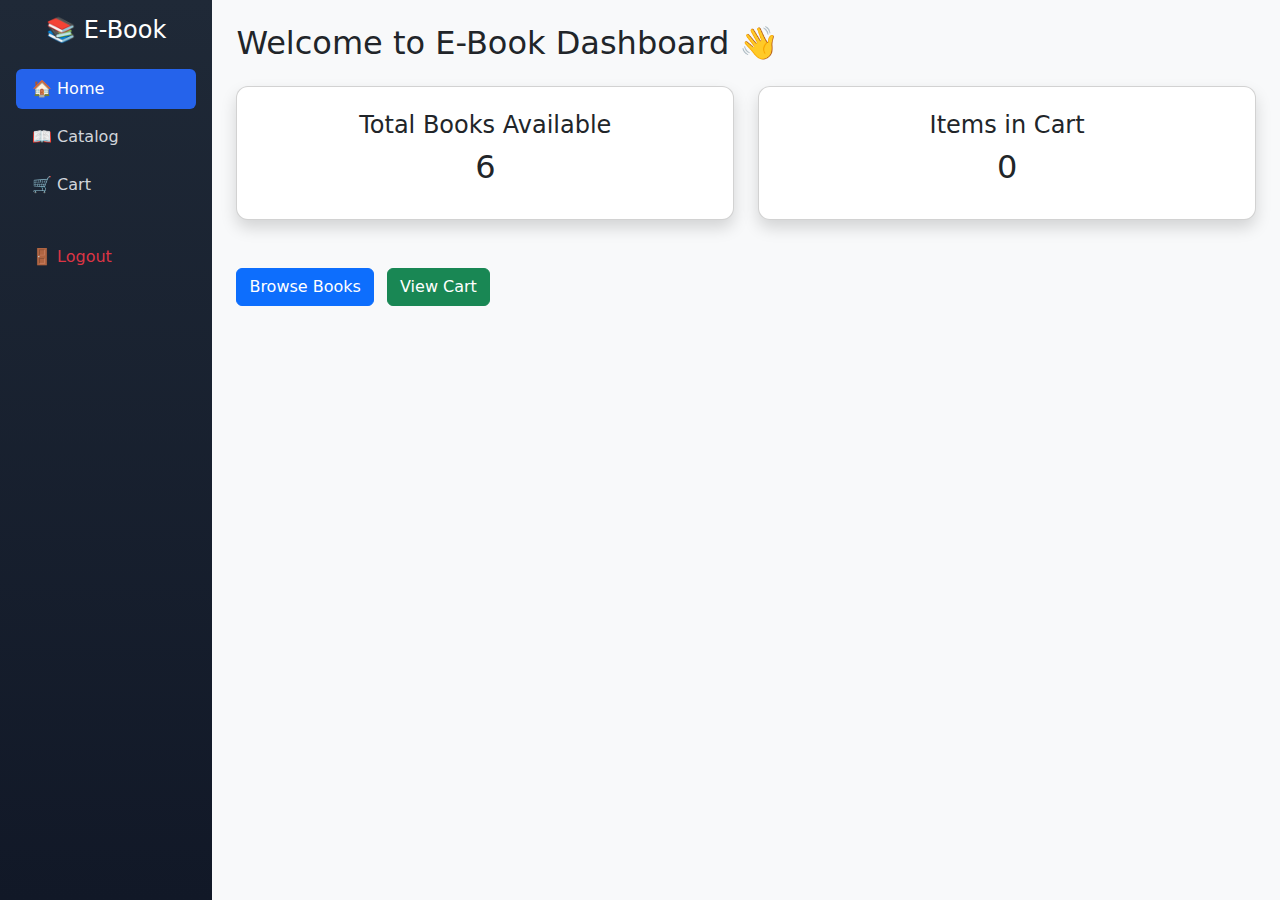
<file: index.html>
<!DOCTYPE html>
<html>
<head>
    <title>Home - E-Book Dashboard</title>
    <meta name="viewport" content="width=device-width, initial-scale=1">

    <link href="https://cdn.jsdelivr.net/npm/bootstrap@5.3.2/dist/css/bootstrap.min.css" rel="stylesheet">

    <style>
        body {
            background-color: #f8f9fa;
        }

        .sidebar {
            background: linear-gradient(180deg, #1f2937, #111827);
            width: 250px;
        }

        .sidebar .nav-link {
            color: #d1d5db;
            font-weight: 500;
        }

        .sidebar .nav-link:hover {
            background-color: rgba(255,255,255,0.1);
            color: white;
            border-radius: 6px;
            transition: 0.3s;
        }

        .sidebar .nav-link.active {
            background-color: #2563eb;
            color: white;
            border-radius: 6px;
        }

        .card {
            border-radius: 12px;
        }
    </style>
</head>

<body>

<div class="d-flex">

    <!-- Sidebar -->
    <div class="sidebar text-white p-3 vh-100 d-none d-md-block">
        <h4 class="text-center mb-4">📚 E-Book</h4>

        <ul class="nav flex-column">
            <li class="nav-item mb-2">
                <a href="index.html" class="nav-link active">🏠 Home</a>
            </li>
            <li class="nav-item mb-2">
                <a href="catalog.html" class="nav-link">📖 Catalog</a>
            </li>
            <li class="nav-item mb-2">
                <a href="cart.html" class="nav-link">🛒 Cart</a>
            </li>
            <li class="nav-item mt-4">
                <a href="#" onclick="logoutUser()" class="nav-link text-danger">
                    🚪 Logout
                </a>
            </li>
        </ul>
    </div>

    <!-- Main Content -->
    <div class="container-fluid p-4 w-100">

        <h2>Welcome to E-Book Dashboard 👋</h2>
        <p id="welcomeUser" class="text-muted"></p>

        <div class="row mt-4">

            <div class="col-md-6 mb-4">
                <div class="card shadow p-4 text-center">
                    <h4>Total Books Available</h4>
                    <h2>6</h2>
                </div>
            </div>

            <div class="col-md-6 mb-4">
                <div class="card shadow p-4 text-center">
                    <h4>Items in Cart</h4>
                    <h2 id="cartCountHome">0</h2>
                </div>
            </div>

        </div>

        <div class="mt-4">
            <a href="catalog.html" class="btn btn-primary me-2">
                Browse Books
            </a>
            <a href="cart.html" class="btn btn-success">
                View Cart
            </a>
        </div>

    </div>

</div>

<script src="script.js"></script>

<script>
    // Show logged in user
    let user = JSON.parse(localStorage.getItem("user"));
    if (user) {
        document.getElementById("welcomeUser").innerText =
            "Hello, " + user.name + " 👋";
    }

    // Update cart count
    let cart = JSON.parse(localStorage.getItem("cart")) || [];
    document.getElementById("cartCountHome").innerText = cart.length;
</script>

<script src="https://cdn.jsdelivr.net/npm/bootstrap@5.3.2/dist/js/bootstrap.bundle.min.js"></script>

</body>
</html>
</file>
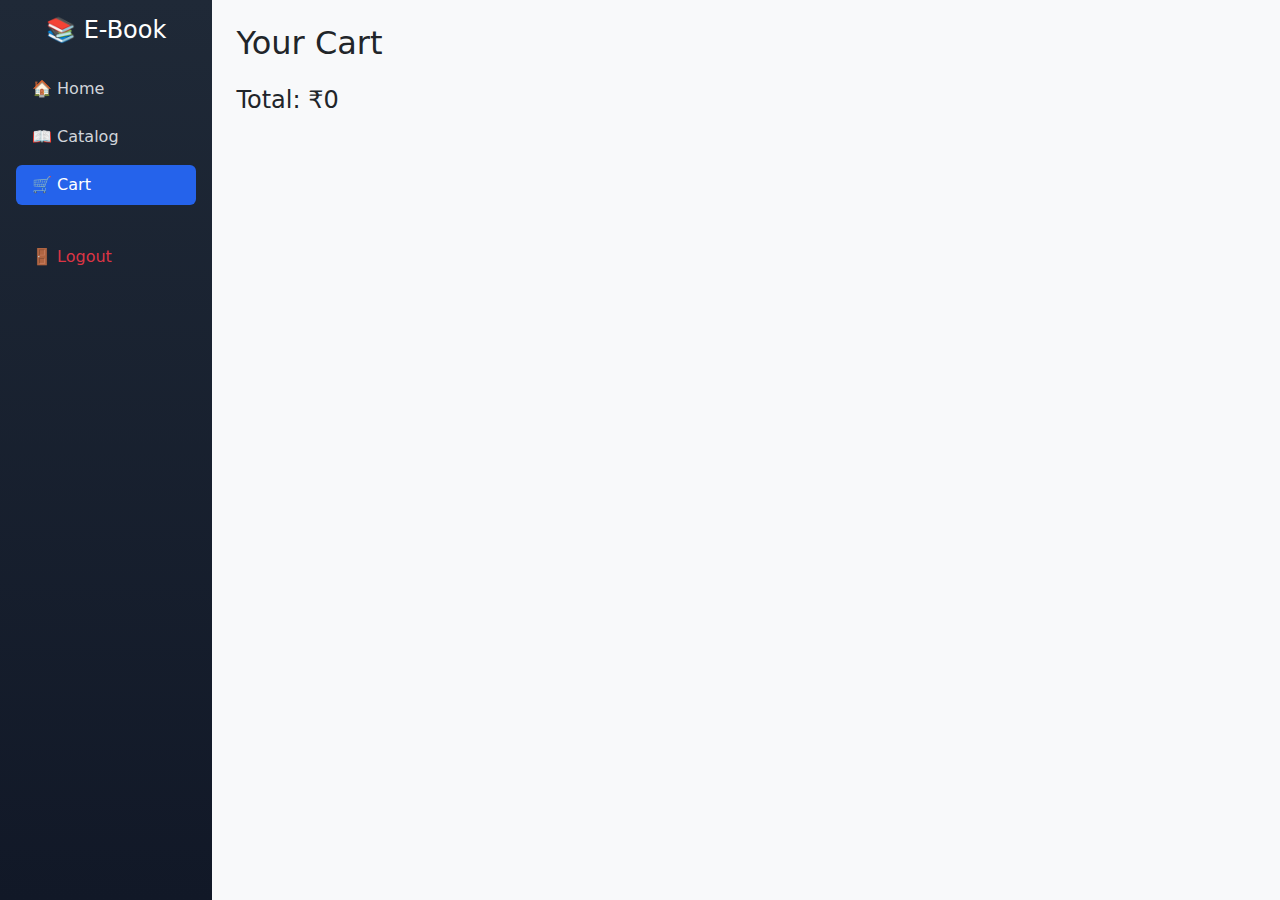
<file: cart.html>
<!DOCTYPE html>
<html>
<head>
    <title>Cart - E-Book Dashboard</title>
    <meta name="viewport" content="width=device-width, initial-scale=1">

    <!-- Bootstrap -->
    <link href="https://cdn.jsdelivr.net/npm/bootstrap@5.3.2/dist/css/bootstrap.min.css" rel="stylesheet">

    <style>
        body {
            background-color: #f8f9fa;
        }

        .sidebar {
            background: linear-gradient(180deg, #1f2937, #111827);
            width: 250px;
        }

        .sidebar .nav-link {
            color: #d1d5db;
            font-weight: 500;
        }

        .sidebar .nav-link:hover {
            background-color: rgba(255,255,255,0.1);
            color: white;
            border-radius: 6px;
            transition: 0.3s;
        }

        .sidebar .nav-link.active {
            background-color: #2563eb;
            color: white;
            border-radius: 6px;
        }
    </style>
</head>

<body>

<div class="d-flex">

    <!-- Sidebar -->
    <div class="sidebar text-white p-3 vh-100 d-none d-md-block">
        <h4 class="text-center mb-4">📚 E-Book</h4>

        <ul class="nav flex-column">
            <li class="nav-item mb-2">
                <a href="index.html" class="nav-link">🏠 Home</a>
            </li>
            <li class="nav-item mb-2">
                <a href="catalog.html" class="nav-link">📖 Catalog</a>
            </li>
            <li class="nav-item mb-2">
                <a href="cart.html" class="nav-link active">🛒 Cart</a>
            </li>
            <li class="nav-item mt-4">
                <a href="#" onclick="logoutUser()" class="nav-link text-danger">
                    🚪 Logout
                </a>
            </li>
        </ul>
    </div>

    <!-- Main Content -->
    <div class="container-fluid p-4 w-100">

        <h2 class="mb-4">Your Cart</h2>

        <div id="cartItems"></div>
        <h4 id="total" class="mt-3"></h4>

    </div>

</div>

<!-- JS FILES  -->
<script src="script.js"></script>
<script>
    loadCart();
</script>

<script src="https://cdn.jsdelivr.net/npm/bootstrap@5.3.2/dist/js/bootstrap.bundle.min.js"></script>

</body>
</html>
</file>
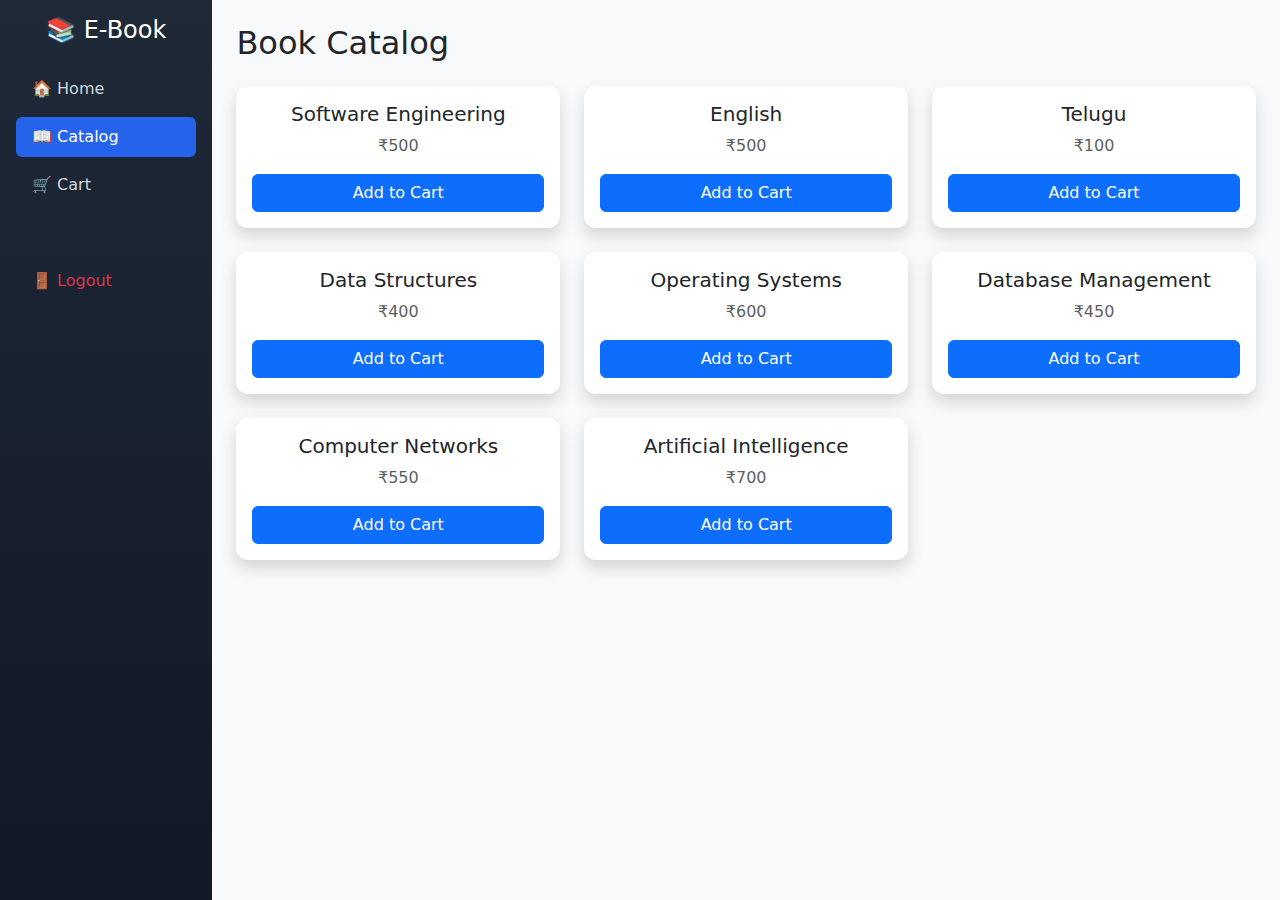
<file: catalog.html>
<!DOCTYPE html>
<html>
<head>
    <title>Catalog - E-Book Dashboard</title>
    <meta name="viewport" content="width=device-width, initial-scale=1">

    <!-- Bootstrap CSS -->
    <link href="https://cdn.jsdelivr.net/npm/bootstrap@5.3.2/dist/css/bootstrap.min.css" rel="stylesheet">

    <style>
        body {
            background-color: #f8f9fa;
        }

        .sidebar {
            background: linear-gradient(180deg, #1f2937, #111827);
            width: 250px;
        }

        .sidebar .nav-link {
            color: #d1d5db;
            font-weight: 500;
        }

        .sidebar .nav-link:hover {
            background-color: rgba(255,255,255,0.1);
            color: white;
            border-radius: 6px;
            transition: 0.3s;
        }

        .sidebar .nav-link.active {
            background-color: #2563eb;
            color: white;
            border-radius: 6px;
        }

        .card {
            border: none;
            border-radius: 12px;
        }

        .card:hover {
            transform: translateY(-5px);
            transition: 0.3s;
        }
    </style>
</head>

<body>

<div class="d-flex">

    <!-- Sidebar -->
    <div class="sidebar text-white p-3 vh-100 d-none d-md-block">
        <h4 class="text-center mb-4">📚 E-Book</h4>

        <ul class="nav flex-column">
            <li class="nav-item mb-2">
                <a href="index.html" class="nav-link">🏠 Home</a>
            </li>
            <li class="nav-item mb-2">
                <a href="catalog.html" class="nav-link active">📖 Catalog</a>
            </li>
            <li class="nav-item mb-2">
                <a href="cart.html" class="nav-link">🛒 Cart</a>
            </li>
            <li class="nav-item mt-4">
                <li class="nav-item mt-4">
    <a href="#" onclick="logoutUser()" class="nav-link text-danger">
        🚪 Logout
    </a>
</li>

            </li>
        </ul>
    </div>

    <!-- Main Content -->
    <div class="container-fluid p-4 w-100">

        <h2 class="mb-4">Book Catalog</h2>

        <div class="row">

            <!-- Book 1 -->
            <div class="col-lg-4 col-md-6 col-sm-12 mb-4">
                <div class="card shadow p-3 text-center">
                    <h5>Software Engineering</h5>
                    <p class="text-muted">₹500</p>
                    <button class="btn btn-primary"
                    onclick="addToCart('Software Engineering', 500)">
                    Add to Cart
                    </button>

                </div>
            </div>
            <div class="col-lg-4 col-md-6 col-sm-12 mb-4">
                <div class="card shadow p-3 text-center">
                    <h5>English</h5>
                    <p class="text-muted">₹500</p>
                    <button class="btn btn-primary"
                    onclick="addToCart('English', 500)">
                    Add to Cart
                    </button>

                </div>
            </div>
            <div class="col-lg-4 col-md-6 col-sm-12 mb-4">
                <div class="card shadow p-3 text-center">
                    <h5>Telugu</h5>
                    <p class="text-muted">₹100</p>
                    <button class="btn btn-primary"
                    onclick="addToCart('Telugu', 100)">
                    Add to Cart
                    </button>

                </div>
            </div>

            <!-- Book 2 -->
            <div class="col-lg-4 col-md-6 col-sm-12 mb-4">
                <div class="card shadow p-3 text-center">
                    <h5>Data Structures</h5>
                    <p class="text-muted">₹400</p>
                    <button class="btn btn-primary"
                    onclick="addToCart('Data Structures', 400)">
                    Add to Cart
                    </button>

                </div>
            </div>

            <!-- Book 3 -->
            <div class="col-lg-4 col-md-6 col-sm-12 mb-4">
                <div class="card shadow p-3 text-center">
                    <h5>Operating Systems</h5>
                    <p class="text-muted">₹600</p>
                    <button class="btn btn-primary"
                    onclick="addToCart('Operating Systems', 600)">
                    Add to Cart
                    </button>

                </div>
            </div>

            <!-- Book 4 -->
            <div class="col-lg-4 col-md-6 col-sm-12 mb-4">
                <div class="card shadow p-3 text-center">
                    <h5>Database Management</h5>
                    <p class="text-muted">₹450</p>
                    <button class="btn btn-primary"
onclick="addToCart('Database Management', 450)">
Add to Cart
</button>

                </div>
            </div>

            <!-- Book 5 -->
            <div class="col-lg-4 col-md-6 col-sm-12 mb-4">
                <div class="card shadow p-3 text-center">
                    <h5>Computer Networks</h5>
                    <p class="text-muted">₹550</p>
                    <button class="btn btn-primary"
onclick="addToCart('Computer Networks', 550)">
Add to Cart
</button>

                </div>
            </div>

            <!-- Book 6 -->
            <div class="col-lg-4 col-md-6 col-sm-12 mb-4">
                <div class="card shadow p-3 text-center">
                    <h5>Artificial Intelligence</h5>
                    <p class="text-muted">₹700</p>
                    <button class="btn btn-primary"
onclick="addToCart('Artificial Inteligence', 700)">
Add to Cart
</button>

                </div>
            </div>

        </div>

    </div>

</div>

<!-- Bootstrap JS -->
<script src="https://cdn.jsdelivr.net/npm/bootstrap@5.3.2/dist/js/bootstrap.bundle.min.js"></script>
<script src="script.js"></script>
</body>
</html>
</file>
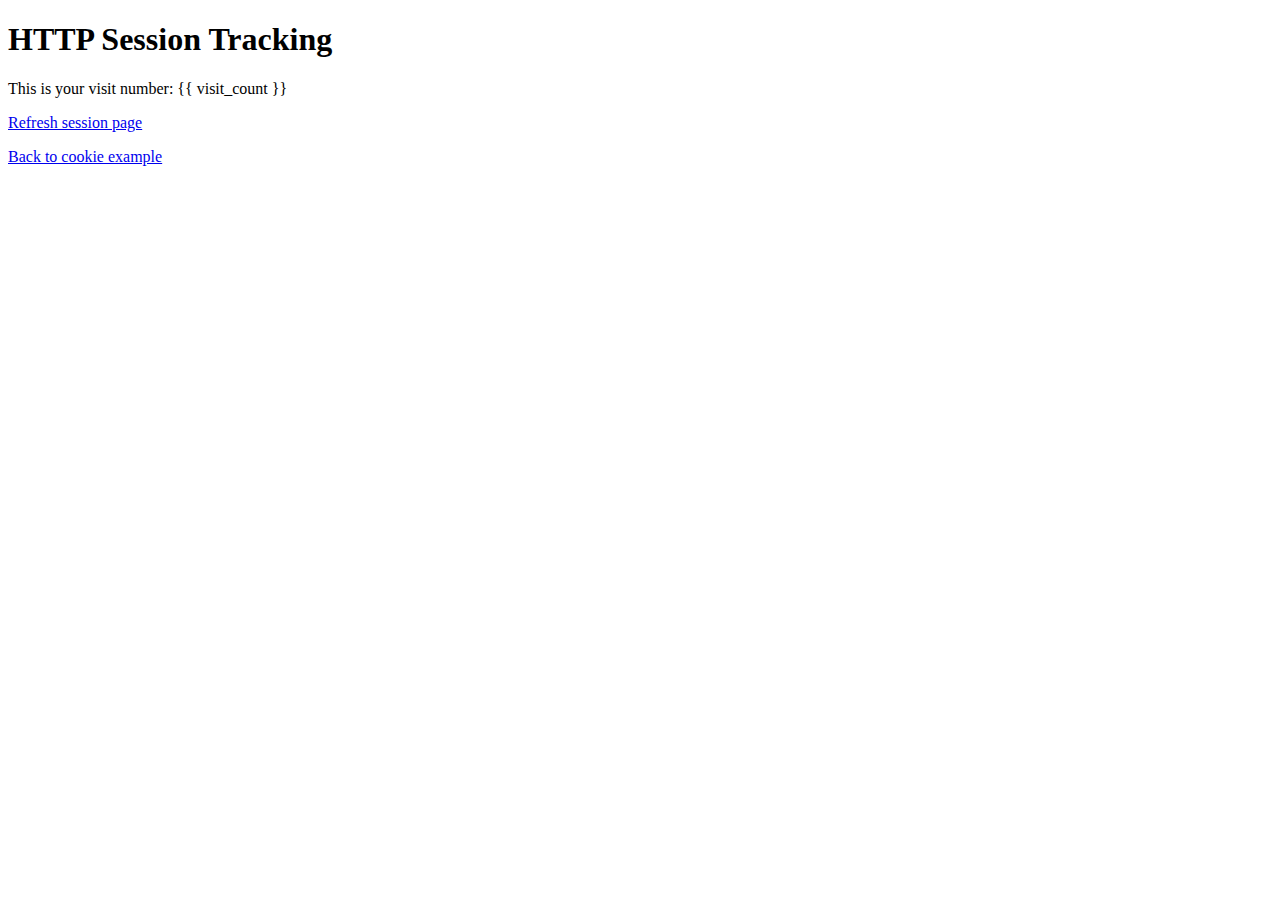
<file: Index_session.html>
<!DOCTYPE html>
<html>
<body>
<h1>HTTP Session Tracking</h1>
<p>This is your visit number: {{ visit_count }}</p>
<p><a href="/session">Refresh session page</a></p>
<p><a href="/">Back to cookie example</a></p>
</body>
</html>
</file>
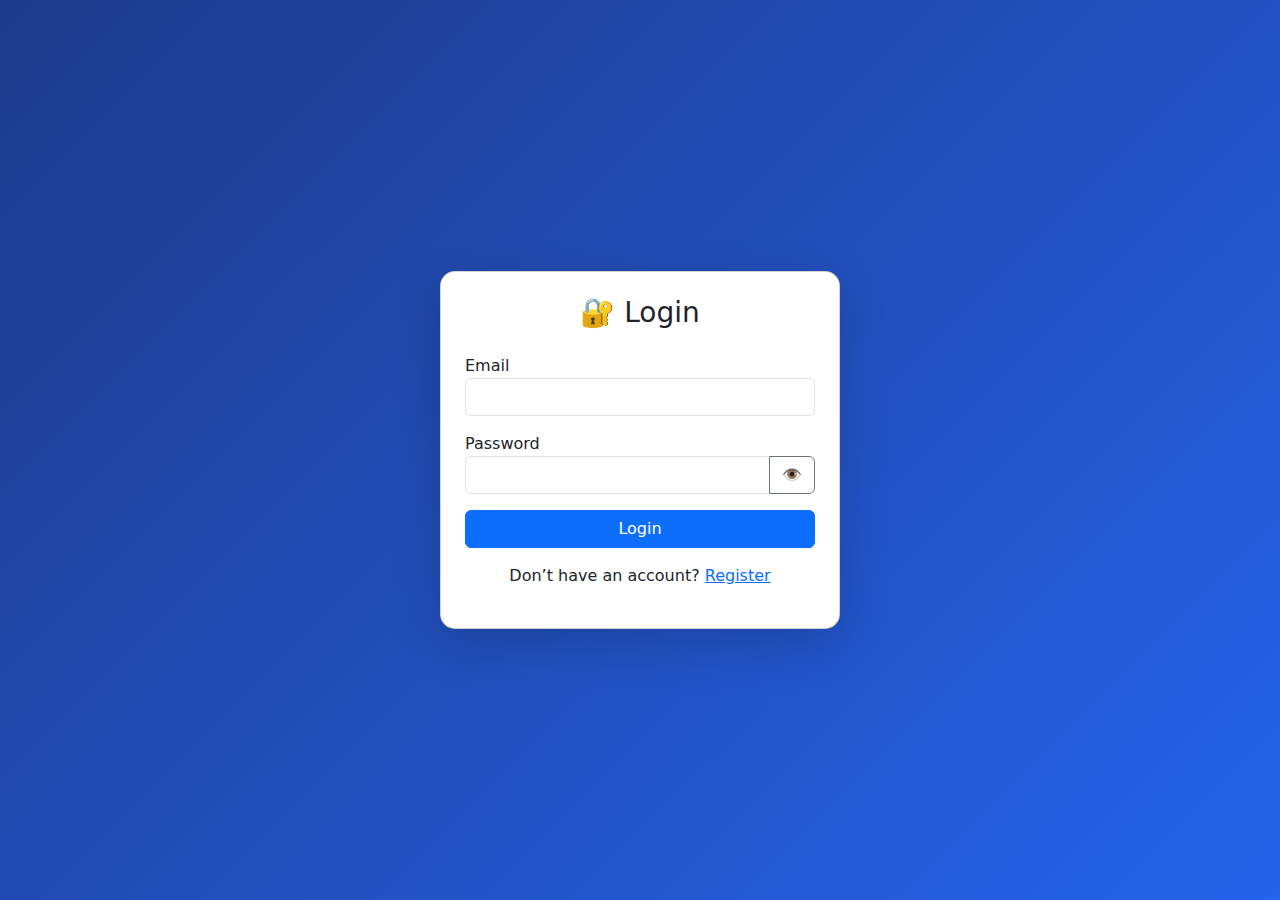
<file: login.html>
<!DOCTYPE html>
<html>
<head>
    <title>Login - E-Book</title>
    <meta name="viewport" content="width=device-width, initial-scale=1">

    <link href="https://cdn.jsdelivr.net/npm/bootstrap@5.3.2/dist/css/bootstrap.min.css" rel="stylesheet">

    <style>
        body {
            background: linear-gradient(135deg, #1e3a8a, #2563eb);
            height: 100vh;
            display: flex;
            align-items: center;
            justify-content: center;
        }

        .login-card {
            width: 100%;
            max-width: 400px;
            border-radius: 15px;
        }

        .form-control:focus {
            box-shadow: 0 0 8px #2563eb;
        }
    </style>
</head>

<body>

<div class="card shadow-lg p-4 login-card">
    <h3 class="text-center mb-4">🔐 Login</h3>

    <form onsubmit="return loginUser()">


        <div class="mb-3">
            <label>Email</label>
            <input type="email" id="email" class="form-control" required>
        </div>

        <div class="mb-3">
            <label>Password</label>
            <div class="input-group">
                <input type="password" id="password" class="form-control" required>
                <button type="button" class="btn btn-outline-secondary" onclick="togglePassword()">
                    👁
                </button>
            </div>
        </div>

        <button class="btn btn-primary w-100">Login</button>

        <p class="text-center mt-3">
            Don’t have an account? 
            <a href="register.html">Register</a>
        </p>

    </form>
</div>

<script>
function togglePassword() {
    let pass = document.getElementById("password");
    pass.type = pass.type === "password" ? "text" : "password";
}

function validateLogin() {
    let email = document.getElementById("email").value;
    let password = document.getElementById("password").value;

    if (email === "" || password === "") {
        alert("Please fill all fields!");
        return false;
    }

    alert("Login Successful!");
    return true;
}
</script>
<script src="script.js"></script>

</body>
</html>
</file>
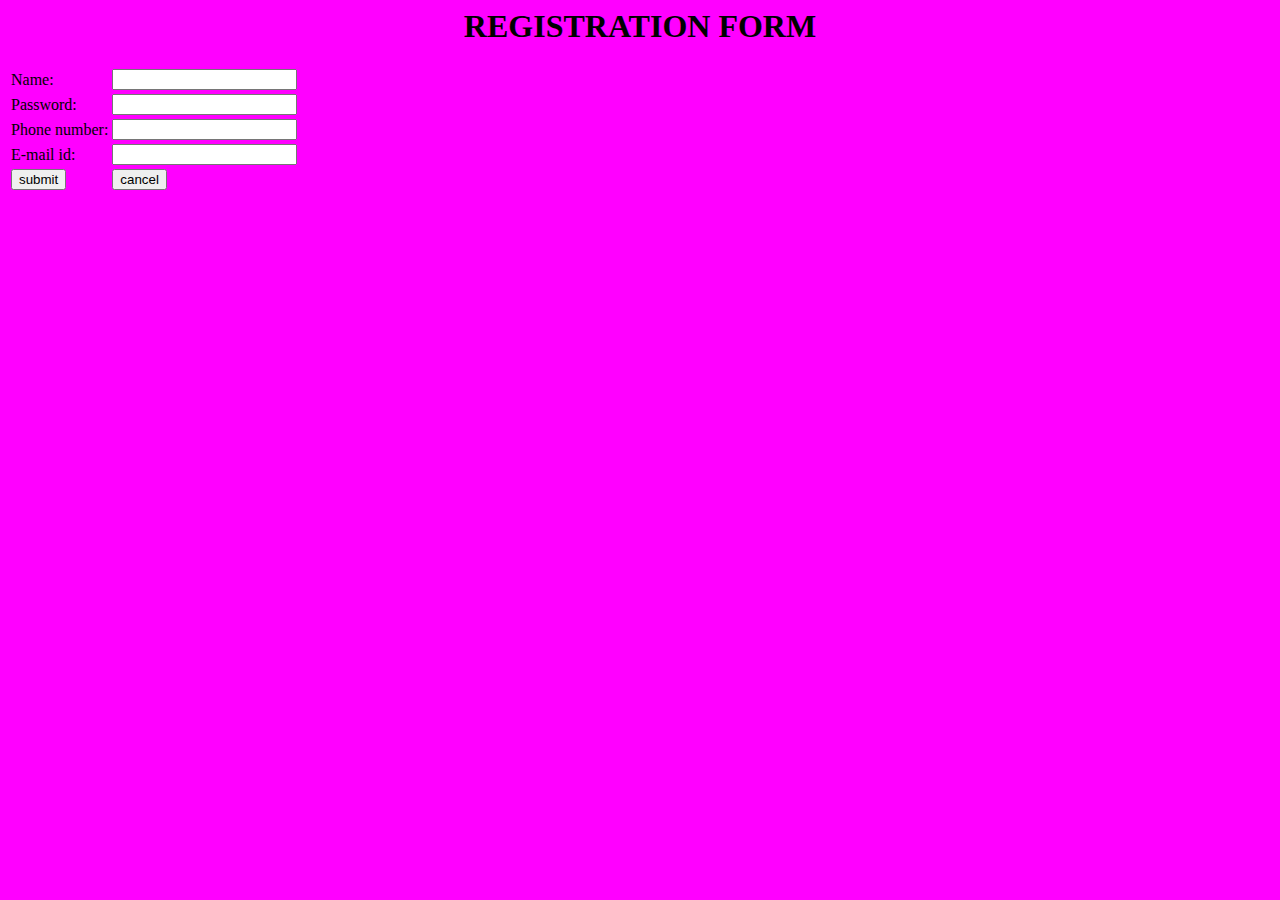
<file: reg.html>
<html>
<head>
<title>Validation</title>
</head>
<body bgcolor="magenta">
<form action="Register.jsp" method="post">
<h1 align="center">REGISTRATION FORM</h1>
<table border="0">
<tr>
<td>Name:</td>
<td><input type="text" name="t1" minlength="6" required></td>
</tr>
<tr>
<td>Password:</td>
<td><input type="password" name="t2" required></td>
</tr>
<tr>
<td>Phone number:</td>
<td><input type="tel" name="t3" required></td>
</tr>
<tr>
<td>E-mail id:</td>
<td><input type="email" name="t4" required></td>
</tr>
<tr>
<td><input type="submit" value="submit"></td>
<td><input type="reset" value="cancel"></td>
</tr>
</table>
</form>
</body>
</html>
</file>
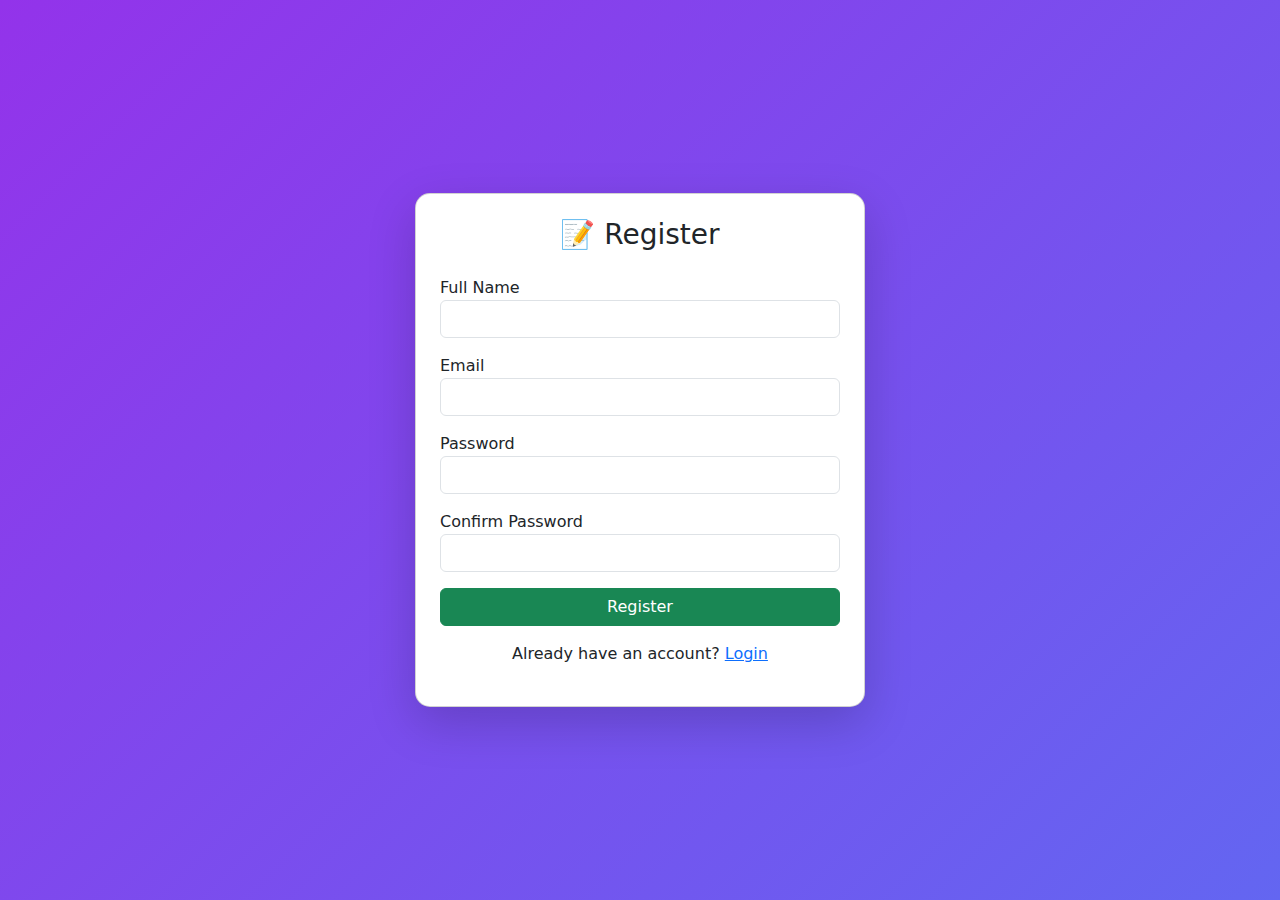
<file: register.html>
<!DOCTYPE html>
<html>
<head>
    <title>Register - E-Book</title>
    <meta name="viewport" content="width=device-width, initial-scale=1">

    <link href="https://cdn.jsdelivr.net/npm/bootstrap@5.3.2/dist/css/bootstrap.min.css" rel="stylesheet">

    <style>
        body {
            background: linear-gradient(135deg, #9333ea, #6366f1);
            height: 100vh;
            display: flex;
            align-items: center;
            justify-content: center;
        }

        .register-card {
            width: 100%;
            max-width: 450px;
            border-radius: 15px;
        }

        .form-control:focus {
            box-shadow: 0 0 8px #6366f1;
        }
    </style>
</head>

<body>

<div class="card shadow-lg p-4 register-card">
    <h3 class="text-center mb-4">📝 Register</h3>

    <form onsubmit="return registerUser()">


        <div class="mb-3">
            <label>Full Name</label>
            <input type="text" id="name" class="form-control" required>
        </div>

        <div class="mb-3">
            <label>Email</label>
            <input type="email" id="email" class="form-control" required>
        </div>

        <div class="mb-3">
            <label>Password</label>
            <input type="password" id="password" class="form-control" required>
        </div>

        <div class="mb-3">
            <label>Confirm Password</label>
            <input type="password" id="confirmPassword" class="form-control" required>
        </div>

        <button class="btn btn-success w-100">Register</button>

        <p class="text-center mt-3">
            Already have an account?
            <a href="login.html">Login</a>
        </p>

    </form>
</div>

<script>
function validateRegister() {
    let pass = document.getElementById("password").value;
    let confirm = document.getElementById("confirmPassword").value;

    if (pass !== confirm) {
        alert("Passwords do not match!");
        return false;
    }

    alert("Registration Successful!");
    return true;
}
</script>
<script src="script.js"></script>

</body>
</html>
</file>
